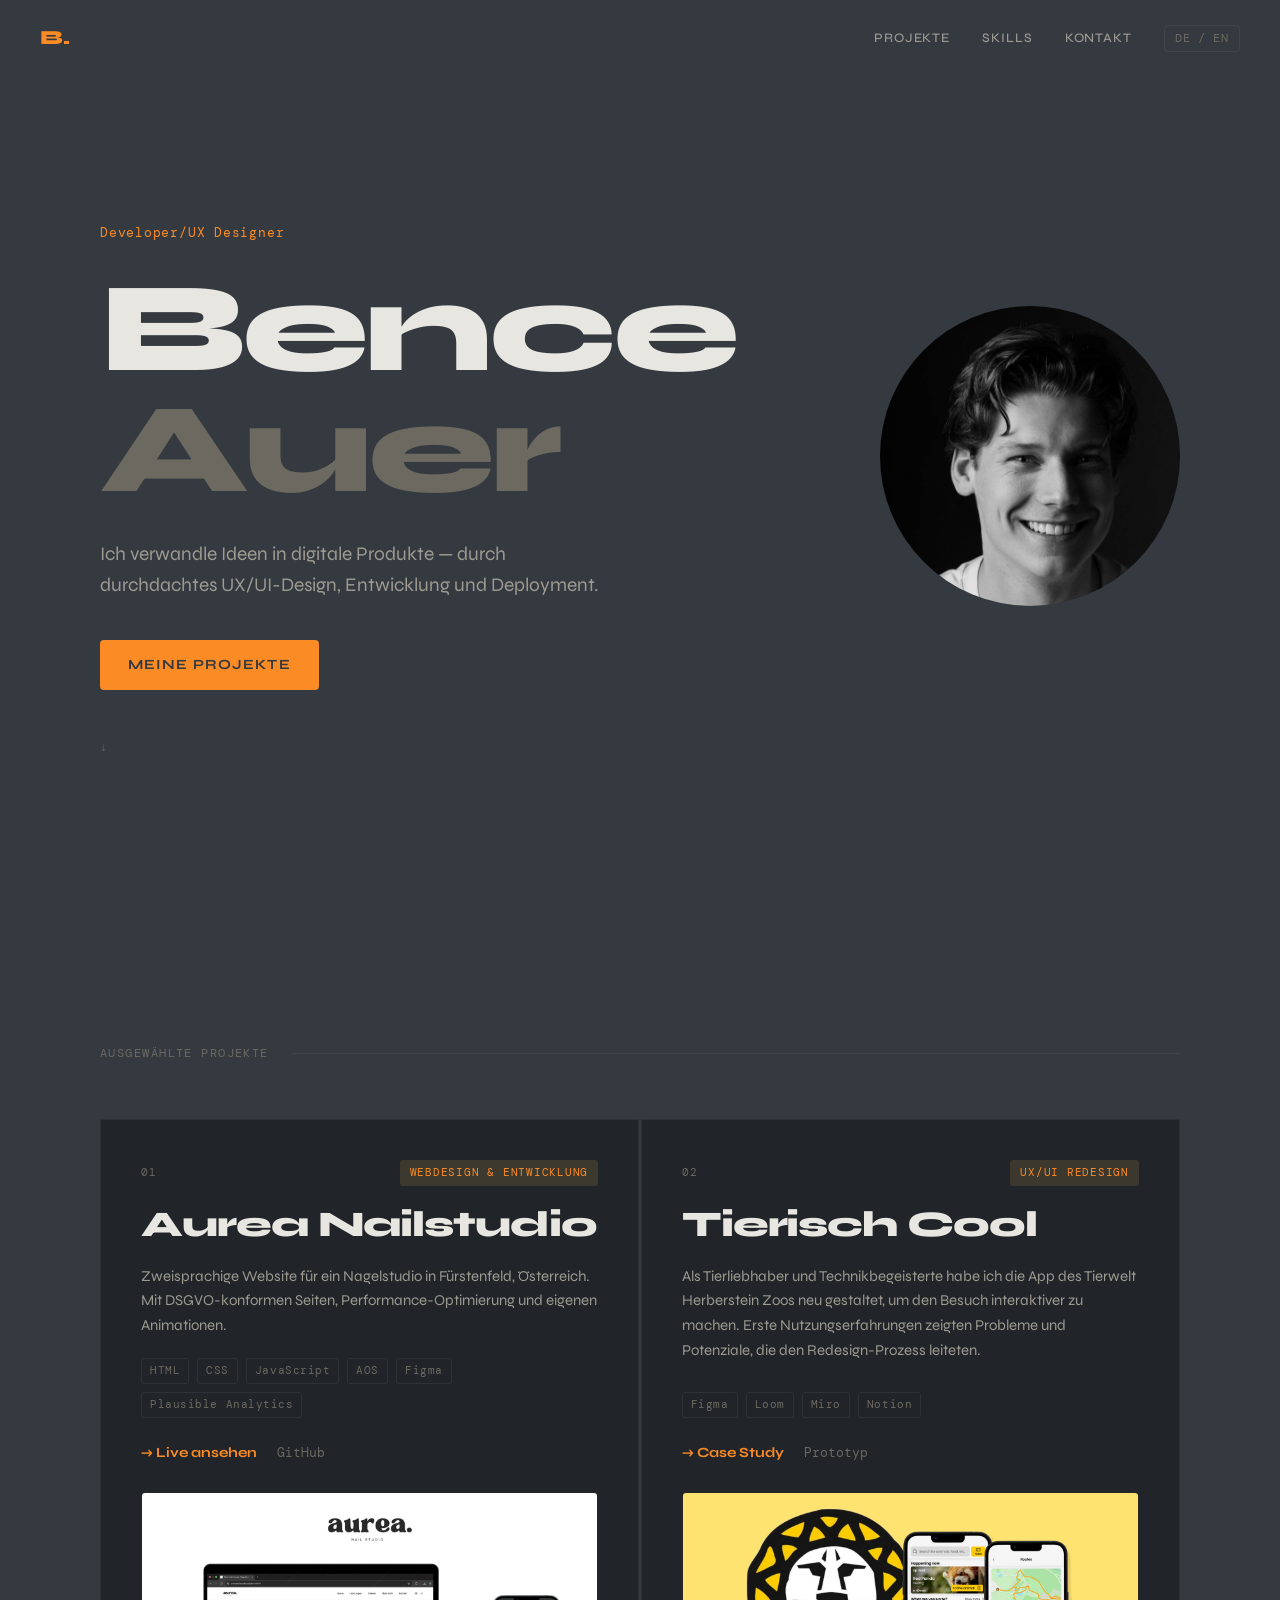
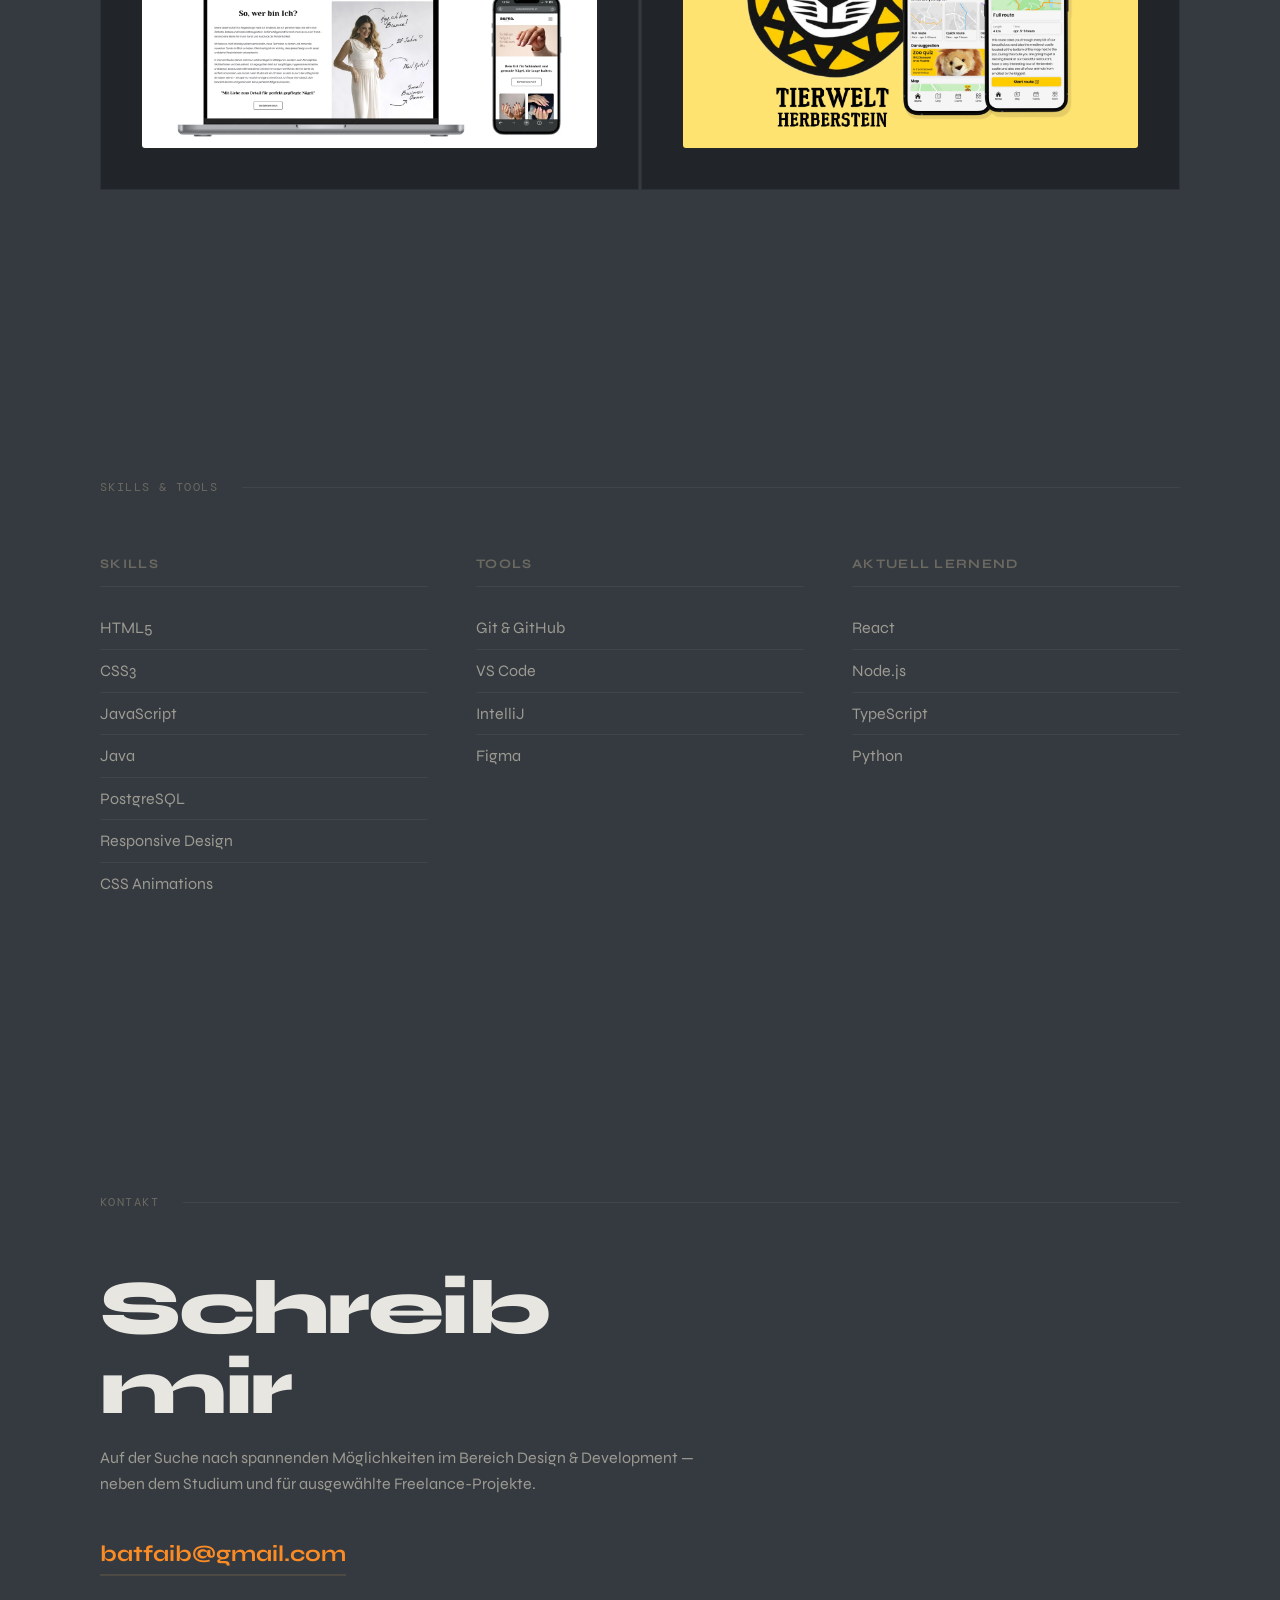
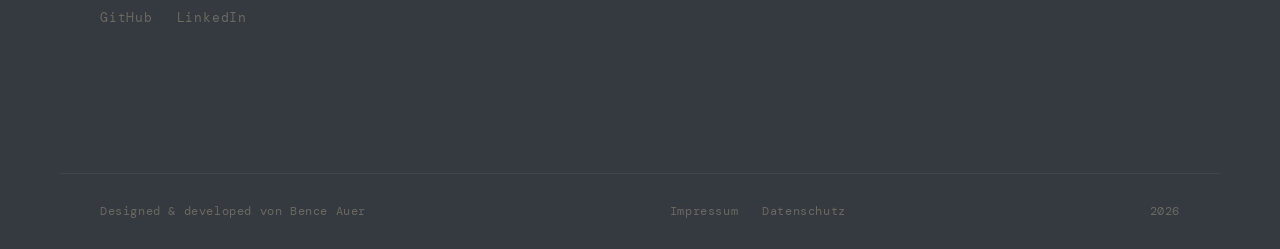
<file: index.html>
<!DOCTYPE html>
<html lang="en">

<head>
  <meta charset="UTF-8">
  <meta name="viewport" content="width=device-width, initial-scale=1.0">
  <meta name="description" content="Bence Auer — Developer/UX Designer. Ich verwandle Ideen in digitale Produkte — durch durchdachtes UX/UI-Design, Entwicklung und Deployment.">
  <title>Bence Auer — Developer/UX Designer</title>
      <!-- Classic favicon -->
    <link rel="icon" href="images/favicon.ico" sizes="any">

    <!-- Modern PNG favicons -->
    <link rel="icon" type="image/png" sizes="32x32" href="images/favicon-32.png">
    <link rel="icon" type="image/png" sizes="16x16" href="images/favicon-16.png">

    <!-- Apple -->
    <link rel="apple-touch-icon" sizes="180x180" href="images/apple-touch-icon.png">

    <!-- Android -->
    <link rel="icon" type="image/png" sizes="192x192" href="images/android-chrome-192.png">
    <link rel="icon" type="image/png" sizes="512x512" href="images/android-chrome-512.png">

    <!-- Privacy-friendly analytics by Plausible -->
<script async src="https://plausible.io/js/pa-w8lvh8r5jjaxCv5erR1Ve.js"></script>
<script>
  window.plausible=window.plausible||function(){(plausible.q=plausible.q||[]).push(arguments)},plausible.init=plausible.init||function(i){plausible.o=i||{}};
  plausible.init()
</script>

  <link rel="preconnect" href="https://fonts.googleapis.com">
  <link rel="preconnect" href="https://fonts.gstatic.com" crossorigin>
  <link
    href="https://fonts.googleapis.com/css2?family=Syne:wght@400;500;700;800&family=DM+Mono:ital,wght@0,300;0,400;1,300&display=swap"
    rel="stylesheet">
  <link rel="stylesheet" href="css/style.css">
</head>

<body>

  <!-- NAV -->
  <nav class="nav">
    <span class="nav-logo">B.</span>
    <div class="nav-links">
      <a href="#projects" data-en="Work" data-de="Projekte">Work</a>
      <a href="#skills" data-en="Skills" data-de="Skills">Skills</a>
      <a href="#contact" data-en="Contact" data-de="Kontakt">Contakt</a>
      <button class="lang-toggle" id="langToggle" aria-label="Switch language">EN / DE</button>
    </div>
  </nav>

  <!-- HERO -->
  <section class="hero">
    <div class="hero-inner">
      <div class="hero-content">
        <p class="hero-eyebrow" data-en="Developer/UX Designer" data-de="Developer/UX Designer">Developer/UX Designer</p>
        <h1 class="hero-name">Bence<br><span class="hero-name-dim">Auer</span></h1>
        <p class="hero-tagline" data-en="I turn ideas into seamless digital products — through UX/UI design, development, and deployment."
          data-de="Ich verwandle Ideen in digitale Produkte — durch durchdachtes UX/UI-Design, Entwicklung und Deployment.">I turn ideas into seamless digital products — through UX/UI design, development, and deployment.</p>
        <a href="#projects" class="cta" data-en="See my work" data-de="Meine Projekte">See my work</a>
      </div>
      <div class="hero-photo">
        <img src="images/portrait_Bence.jpg" alt="Bence Auer" width="420" height="420">
      </div>
    </div>
    <div class="hero-scroll-hint">
      <span>↓</span>
    </div>
  </section>

  <!-- PROJECTS -->
  <section class="section" id="projects">
    <div class="section-header">
      <span class="section-label" data-en="Selected Work" data-de="Ausgewählte Projekte">Selected Work</span>
    </div>
    <div class="projects-grid">

      <!-- Project card -->
      <article class="project-card">
        <div class="project-meta">
          <span class="project-number">01</span>
          <span class="project-tag" data-en="Web Design & Dev" data-de="Webdesign & Entwicklung">Web Design & Dev</span>
        </div>
        <h2 class="project-title">Aurea Nailstudio</h2>
        <p class="project-desc"
          data-en="Bilingual website for a nail studio in Fürstenfeld, Austria. GDPR-compliant pages, performance optimization, and custom animations."
          data-de="Zweisprachige Website für ein Nagelstudio in Fürstenfeld, Österreich. Mit DSGVO-konformen Seiten, Performance-Optimierung und eigenen Animationen.">
          Bilingual website for a nail studio in Fürstenfeld, Austria. GDPR-compliant pages, performance optimization, and custom animations.</p>
        <ul class="project-stack">
          <li>HTML</li>
          <li>CSS</li>
          <li>JavaScript</li>
          <li>AOS</li>
          <li>Figma</li>
          <li>Plausible Analytics</li>
          
        </ul>
        <div class="project-links">
          <a href="https://aureanailstudio.at/" target="_blank" class="link-primary" data-en="→ Live site "
            data-de="→ Live ansehen ">→ Live site </a>
          <a href="https://github.com/auerBD/aureanailstudio-website" target="_blank" class="link-secondary">GitHub</a>
        </div>
        <div class="project-img">
          <img src="images/Aureanails-project.webp" alt="Project picture">
        </div>
      </article>

      <!-- Project card #2 -->
      <article class="project-card">
        <div class="project-meta">
          <span class="project-number">02</span>
          <span class="project-tag" data-en="UX/UI Redesign" data-de="UX/UI Redesign">UX/UI Redesign</span>
        </div>
        <h2 class="project-title" data-en="Tierisch Cool" data-de="Tierisch Cool">Tierisch Cool</h2>
        <p class="project-desc" data-en="As an animal lover and tech enthusiast, I redesigned the Tierwelt Herberstein Zoo app to make visits more engaging. My first-hand experience revealed usability issues and opportunities to better meet visitor needs, which guided my redesign process." data-de="Als Tierliebhaber und Technikbegeisterte habe ich die App des Tierwelt Herberstein Zoos neu gestaltet, um den Besuch interaktiver zu machen. Erste Nutzungserfahrungen zeigten Probleme und Potenziale, die den Redesign-Prozess leiteten.">As an animal lover and tech enthusiast, I redesigned the Tierwelt Herberstein Zoo app to make visits more engaging. My first-hand experience revealed usability issues and opportunities to better meet visitor needs, which guided my redesign process.</p>
        <ul class="project-stack">
          <li>Figma</li>
          <li>Loom</li>
          <li>Miro</li>
          <li>Notion</li>
        </ul>
        <div class="project-links">
          <a href="https://www.figma.com/proto/QrTdEZ6huseTEdhhUOOIZ8/Tiersich-Cool-Case-Study?node-id=40-576&m=draw&scaling=min-zoom&content-scaling=fixed&page-id=0%3A1&t=20qmoa2lop9YcAVc-1" target="_blank" class="link-primary" data-en="→ Case Study"
            data-de="→ Case Study">→ Case Study</a>
          <a href="https://www.figma.com/proto/5wqr0STFInKN7oyMYcyrKw/Tierisch-Cool?type=design&node-id=230-2848&viewport=-87%2C372%2C0.19&scaling=scale-down&starting-point-node-id=230%3A2848&page-id=82%3A1709&t=LEggmXTgnKiAyQXW-1" target="_blank" class="link-secondary" data-en="Prototype" data-de="Prototyp">Prototype</a>
        </div>
        <div class="project-img">
          <img src="images/TierischCool-project.webp" alt="Project picture">
        </div>
      </article>
    </div>
  </section>

  <!-- SKILLS -->
  <section class="section" id="skills">
    <div class="section-header">
      <span class="section-label" data-en="Skills & Tools" data-de="Skills & Tools">Skills & Tools</span>
    </div>
    <div class="skills-grid">
      <div class="skill-group">
        <h3 class="skill-group-title" data-en="Skills" data-de="Skills">Skills</h3>
        <ul class="skill-list">
          <li>HTML5</li>
          <li>CSS3</li>
          <li>JavaScript</li>
          <li>Java</li>
          <li>PostgreSQL</li>
          <li>Responsive Design</li>
          <li>CSS Animations</li>
        </ul>
      </div>
      <div class="skill-group">
        <h3 class="skill-group-title" data-en="Tools" data-de="Tools">Tools</h3>
        <ul class="skill-list">
          <li>Git & GitHub</li>
          <li>VS Code</li>
          <li>IntelliJ</li>
          <li>Figma</li>
          
        </ul>
      </div>
      <div class="skill-group">
        <h3 class="skill-group-title" data-en="Currently learning" data-de="Aktuell lernend">Currently learning</h3>
        <ul class="skill-list">
          <li>React</li>
          <li>Node.js</li>
          <li>TypeScript</li>
          <li>Python</li>
        </ul>
      </div>
    </div>
  </section>

  <!-- CONTACT -->
  <section class="section" id="contact">
    <div class="section-header">
      <span class="section-label" data-en="Contact" data-de="Kontakt">Contakt</span>
    </div>
    <div class="contact-inner">
      <h2 class="contact-heading" data-en="Let's get in touch" data-de="Schreib mir">Let's get in touch</h2>
      <p class="contact-sub" data-en="Currently seeking exciting opportunities in design & development alongside my studies, while taking on selected freelance projects."
        data-de="Auf der Suche nach spannenden Möglichkeiten im Bereich Design & Development — neben dem Studium und für ausgewählte Freelance-Projekte.">Currently seeking exciting opportunities in design & development alongside my studies, while taking on selected freelance projects.</p>
     <a href="mailto:batfaib@gmail.com" class="contact-email">batfaib@gmail.com</a>
      <div class="contact-links">
        <a href="https://github.com/auerBD" target="_blank" rel="noopener">GitHub</a>
        <a href="https://www.linkedin.com/in/bence-auer/" target="_blank" rel="noopener">LinkedIn</a>
      </div>
    </div>
  </section>

  <!-- FOOTER -->
  <footer class="footer">
    <span data-en="Designed & built by Bence Auer" data-de="Designed & developed von Bence Auer">Designed & built by Bence Auer</span>
        <div class="footer-legal">
      <a href="impressum.html" data-en="Legal Notice" data-de="Impressum">Legal Notice</a>
      <a href="datenschutz.html" data-en="Privacy Policy" data-de="Datenschutz">Privacy Policy</a>
    </div>
    <span class="footer-year">2026</span>
  </footer>

  <script src="js/main.js"></script>
</body>

</html>
</file>
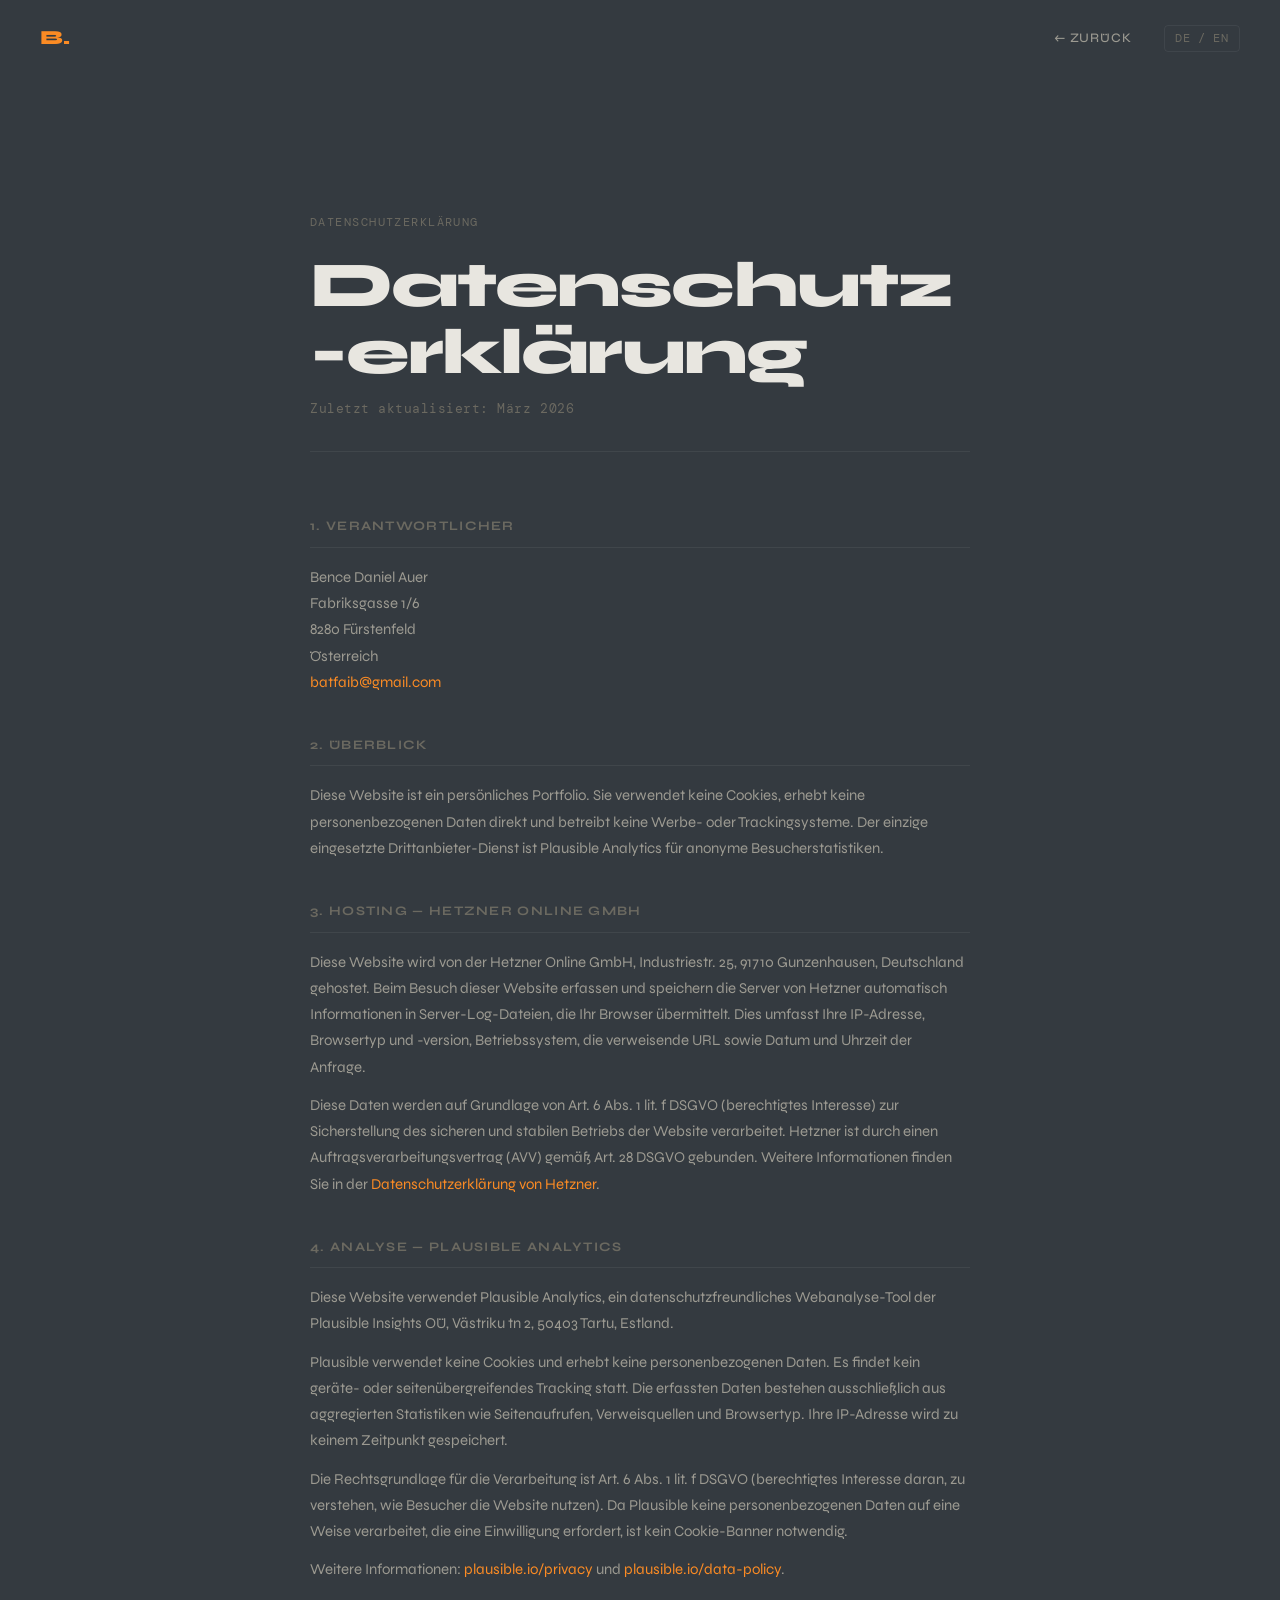
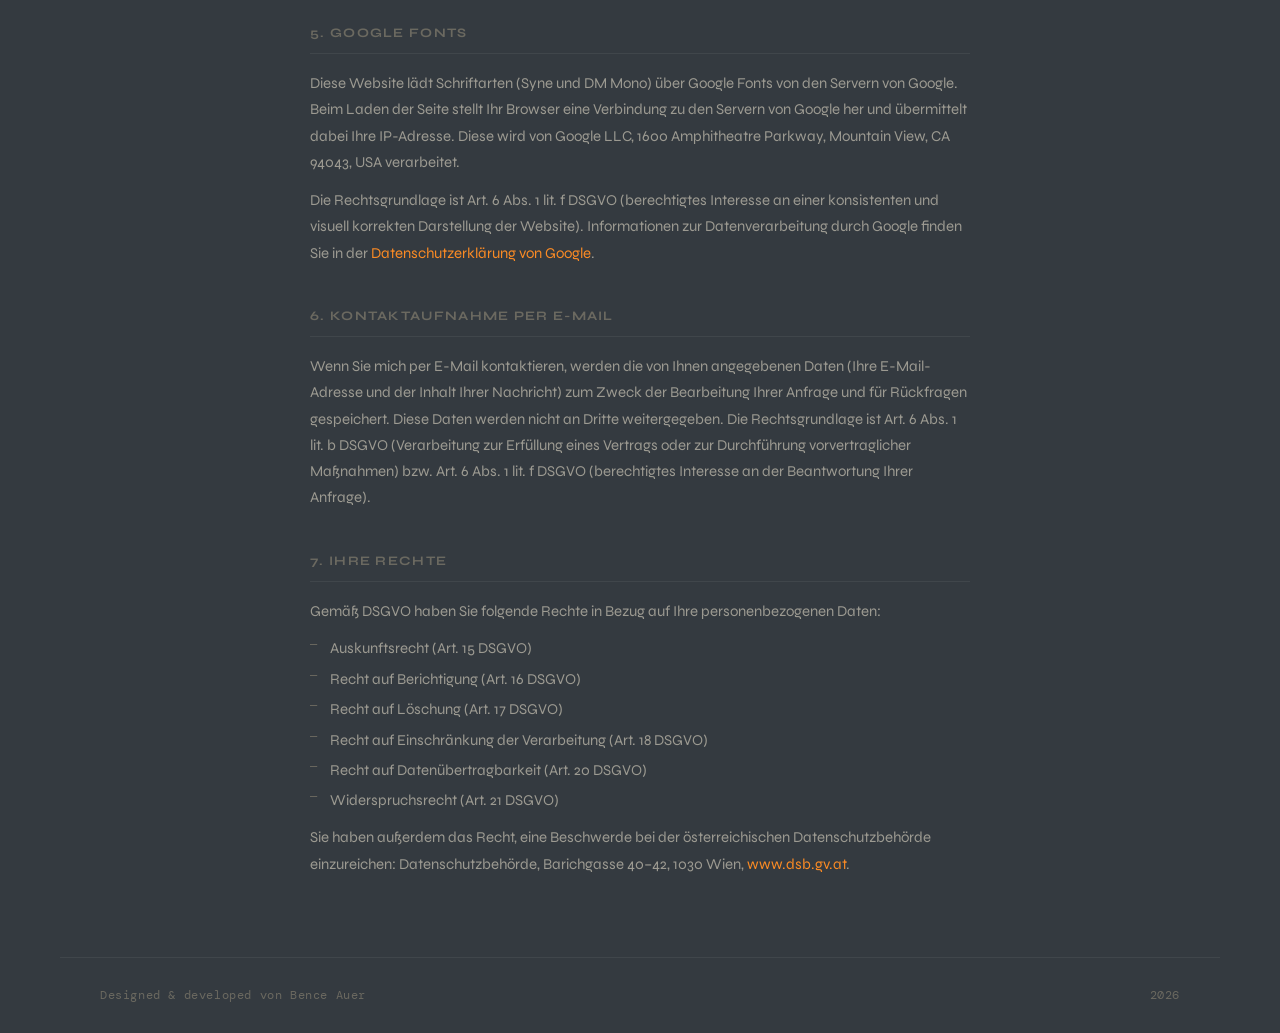
<file: datenschutz.html>
<!DOCTYPE html>
<html lang="en">

<head>
  <meta charset="UTF-8">
  <meta name="viewport" content="width=device-width, initial-scale=1.0">
  <meta name="description" content="Datenschutzerklärung — Bence Auer">
  <meta name="robots" content="noindex, nofollow">
  <title>Datenschutzerklärung — Bence Auer</title>
        <!-- Classic favicon -->
    <link rel="icon" href="images/favicon.ico" sizes="any">

    <!-- Modern PNG favicons -->
    <link rel="icon" type="image/png" sizes="32x32" href="images/favicon-32.png">
    <link rel="icon" type="image/png" sizes="16x16" href="images/favicon-16.png">

    <!-- Apple -->
    <link rel="apple-touch-icon" sizes="180x180" href="images/apple-touch-icon.png">

    <!-- Android -->
    <link rel="icon" type="image/png" sizes="192x192" href="images/android-chrome-192.png">
    <link rel="icon" type="image/png" sizes="512x512" href="images/android-chrome-512.png">

    <!-- Privacy-friendly analytics by Plausible -->
<script async src="https://plausible.io/js/pa-w8lvh8r5jjaxCv5erR1Ve.js"></script>
<script>
  window.plausible=window.plausible||function(){(plausible.q=plausible.q||[]).push(arguments)},plausible.init=plausible.init||function(i){plausible.o=i||{}};
  plausible.init()
</script>

  <link rel="preconnect" href="https://fonts.googleapis.com">
  <link rel="preconnect" href="https://fonts.gstatic.com" crossorigin>
  <link href="https://fonts.googleapis.com/css2?family=Syne:wght@400;500;700;800&family=DM+Mono:ital,wght@0,300;0,400;1,300&display=swap" rel="stylesheet">
  <link rel="stylesheet" href="css/style.css">
  <link rel="stylesheet" href="css/legal.css">
</head>

<body>

  <!-- NAV -->
  <nav class="nav">
    <a href="index.html" class="nav-logo">B.</a>
    <div class="nav-links">
      <a href="index.html" data-en="← Back" data-de="← Zurück">← Back</a>
      <button class="lang-toggle" id="langToggle" aria-label="Switch language">EN / DE</button>
    </div>
  </nav>

  <main class="legal-main">

    <!-- EN VERSION -->
    <div class="legal-block" id="en-block">
      <div class="legal-header">
        <span class="section-label">Privacy Policy</span>
        <h1 class="legal-title">Privacy Policy</h1>
        <p class="legal-subtitle">Last updated: March 2026</p>
      </div>

      <div class="legal-content">

        <section class="legal-section">
          <h2>1. Controller</h2>
          <p>Bence Daniel Auer<br>
          Fabriksgasse 1/6<br>
          8280 Fürstenfeld<br>
          Austria<br>
          <a href="mailto:batfaib@gmail.com">batfaib@gmail.com</a></p>
        </section>

        <section class="legal-section">
          <h2>2. Overview</h2>
          <p>This website is a personal portfolio. It does not use cookies, does not collect personal data directly, and does not run any advertising or tracking systems. The only third-party service in use is Plausible Analytics for anonymous visitor statistics.</p>
        </section>

        <section class="legal-section">
          <h2>3. Hosting — Hetzner Online GmbH</h2>
          <p>This website is hosted by Hetzner Online GmbH, Industriestr. 25, 91710 Gunzenhausen, Germany. When you visit this website, Hetzner's servers automatically collect and store information in server log files that your browser transmits. This includes your IP address, browser type and version, operating system, the referring URL, and the date and time of the request.</p>
          <p>This data is processed on the basis of Art. 6(1)(f) GDPR (legitimate interest) for the purpose of ensuring the security and stable operation of the website. Hetzner is bound by a Data Processing Agreement (DPA) in accordance with Art. 28 GDPR. Further information can be found in <a href="https://www.hetzner.com/legal/privacy-policy" target="_blank" rel="noopener">Hetzner's privacy policy</a>.</p>
        </section>

        <section class="legal-section">
          <h2>4. Analytics — Plausible Analytics</h2>
          <p>This website uses Plausible Analytics, a privacy-friendly web analytics tool operated by Plausible Insights OÜ, Västriku tn 2, 50403 Tartu, Estonia.</p>
          <p>Plausible does not use cookies and does not collect any personally identifiable information. No cross-site or cross-device tracking takes place. The data collected consists solely of aggregate statistics such as page views, referrer sources, and browser type. Your IP address is never stored.</p>
          <p>The legal basis for processing is Art. 6(1)(f) GDPR (legitimate interest in understanding how visitors use the website). Because Plausible does not process personal data in a way that requires consent, no cookie banner is necessary.</p>
          <p>Further information: <a href="https://plausible.io/privacy" target="_blank" rel="noopener">plausible.io/privacy</a> and <a href="https://plausible.io/data-policy" target="_blank" rel="noopener">plausible.io/data-policy</a>.</p>
        </section>

        <section class="legal-section">
          <h2>5. Google Fonts</h2>
          <p>This website loads fonts (Syne and DM Mono) from Google Fonts via Google's servers. When the page is loaded, your browser establishes a connection to Google's servers and transmits your IP address. This is processed by Google LLC, 1600 Amphitheatre Parkway, Mountain View, CA 94043, USA.</p>
          <p>The legal basis is Art. 6(1)(f) GDPR (legitimate interest in presenting the website in a consistent and visually correct manner). For information on how Google handles this data, see <a href="https://policies.google.com/privacy" target="_blank" rel="noopener">Google's privacy policy</a>.</p>
        </section>

        <section class="legal-section">
          <h2>6. Contact via email</h2>
          <p>If you contact me by email, the data you provide (your email address and the content of your message) will be stored for the purpose of processing your request and for follow-up questions. This data is not passed on to third parties. The legal basis is Art. 6(1)(b) GDPR (processing necessary for the performance of a contract or to take steps prior to entering into a contract) or Art. 6(1)(f) GDPR (legitimate interest in responding to your inquiry).</p>
        </section>

        <section class="legal-section">
          <h2>7. Your rights</h2>
          <p>Under the GDPR, you have the following rights regarding your personal data:</p>
          <ul>
            <li>Right of access (Art. 15 GDPR)</li>
            <li>Right to rectification (Art. 16 GDPR)</li>
            <li>Right to erasure (Art. 17 GDPR)</li>
            <li>Right to restriction of processing (Art. 18 GDPR)</li>
            <li>Right to data portability (Art. 20 GDPR)</li>
            <li>Right to object (Art. 21 GDPR)</li>
          </ul>
          <p>You also have the right to lodge a complaint with the Austrian Data Protection Authority (Datenschutzbehörde), Barichgasse 40–42, 1030 Vienna, <a href="https://www.dsb.gv.at" target="_blank" rel="noopener">www.dsb.gv.at</a>.</p>
        </section>

      </div>
    </div>

    <!-- DE VERSION -->
    <div class="legal-block" id="de-block">
      <div class="legal-header">
        <span class="section-label">Datenschutzerklärung</span>
        <h1 class="legal-title">Datenschutz<br>-erklärung</h1>
        <p class="legal-subtitle">Zuletzt aktualisiert: März 2026</p>
      </div>

      <div class="legal-content">

        <section class="legal-section">
          <h2>1. Verantwortlicher</h2>
          <p>Bence Daniel Auer<br>
          Fabriksgasse 1/6<br>
          8280 Fürstenfeld<br>
          Österreich<br>
          <a href="mailto:batfaib@gmail.com">batfaib@gmail.com</a></p>
        </section>

        <section class="legal-section">
          <h2>2. Überblick</h2>
          <p>Diese Website ist ein persönliches Portfolio. Sie verwendet keine Cookies, erhebt keine personenbezogenen Daten direkt und betreibt keine Werbe- oder Trackingsysteme. Der einzige eingesetzte Drittanbieter-Dienst ist Plausible Analytics für anonyme Besucherstatistiken.</p>
        </section>

        <section class="legal-section">
          <h2>3. Hosting — Hetzner Online GmbH</h2>
          <p>Diese Website wird von der Hetzner Online GmbH, Industriestr. 25, 91710 Gunzenhausen, Deutschland gehostet. Beim Besuch dieser Website erfassen und speichern die Server von Hetzner automatisch Informationen in Server-Log-Dateien, die Ihr Browser übermittelt. Dies umfasst Ihre IP-Adresse, Browsertyp und -version, Betriebssystem, die verweisende URL sowie Datum und Uhrzeit der Anfrage.</p>
          <p>Diese Daten werden auf Grundlage von Art. 6 Abs. 1 lit. f DSGVO (berechtigtes Interesse) zur Sicherstellung des sicheren und stabilen Betriebs der Website verarbeitet. Hetzner ist durch einen Auftragsverarbeitungsvertrag (AVV) gemäß Art. 28 DSGVO gebunden. Weitere Informationen finden Sie in der <a href="https://www.hetzner.com/legal/privacy-policy" target="_blank" rel="noopener">Datenschutzerklärung von Hetzner</a>.</p>
        </section>

        <section class="legal-section">
          <h2>4. Analyse — Plausible Analytics</h2>
          <p>Diese Website verwendet Plausible Analytics, ein datenschutzfreundliches Webanalyse-Tool der Plausible Insights OÜ, Västriku tn 2, 50403 Tartu, Estland.</p>
          <p>Plausible verwendet keine Cookies und erhebt keine personenbezogenen Daten. Es findet kein geräte- oder seitenübergreifendes Tracking statt. Die erfassten Daten bestehen ausschließlich aus aggregierten Statistiken wie Seitenaufrufen, Verweisquellen und Browsertyp. Ihre IP-Adresse wird zu keinem Zeitpunkt gespeichert.</p>
          <p>Die Rechtsgrundlage für die Verarbeitung ist Art. 6 Abs. 1 lit. f DSGVO (berechtigtes Interesse daran, zu verstehen, wie Besucher die Website nutzen). Da Plausible keine personenbezogenen Daten auf eine Weise verarbeitet, die eine Einwilligung erfordert, ist kein Cookie-Banner notwendig.</p>
          <p>Weitere Informationen: <a href="https://plausible.io/privacy" target="_blank" rel="noopener">plausible.io/privacy</a> und <a href="https://plausible.io/data-policy" target="_blank" rel="noopener">plausible.io/data-policy</a>.</p>
        </section>

        <section class="legal-section">
          <h2>5. Google Fonts</h2>
          <p>Diese Website lädt Schriftarten (Syne und DM Mono) über Google Fonts von den Servern von Google. Beim Laden der Seite stellt Ihr Browser eine Verbindung zu den Servern von Google her und übermittelt dabei Ihre IP-Adresse. Diese wird von Google LLC, 1600 Amphitheatre Parkway, Mountain View, CA 94043, USA verarbeitet.</p>
          <p>Die Rechtsgrundlage ist Art. 6 Abs. 1 lit. f DSGVO (berechtigtes Interesse an einer konsistenten und visuell korrekten Darstellung der Website). Informationen zur Datenverarbeitung durch Google finden Sie in der <a href="https://policies.google.com/privacy" target="_blank" rel="noopener">Datenschutzerklärung von Google</a>.</p>
        </section>

        <section class="legal-section">
          <h2>6. Kontaktaufnahme per E-Mail</h2>
          <p>Wenn Sie mich per E-Mail kontaktieren, werden die von Ihnen angegebenen Daten (Ihre E-Mail-Adresse und der Inhalt Ihrer Nachricht) zum Zweck der Bearbeitung Ihrer Anfrage und für Rückfragen gespeichert. Diese Daten werden nicht an Dritte weitergegeben. Die Rechtsgrundlage ist Art. 6 Abs. 1 lit. b DSGVO (Verarbeitung zur Erfüllung eines Vertrags oder zur Durchführung vorvertraglicher Maßnahmen) bzw. Art. 6 Abs. 1 lit. f DSGVO (berechtigtes Interesse an der Beantwortung Ihrer Anfrage).</p>
        </section>

        <section class="legal-section">
          <h2>7. Ihre Rechte</h2>
          <p>Gemäß DSGVO haben Sie folgende Rechte in Bezug auf Ihre personenbezogenen Daten:</p>
          <ul>
            <li>Auskunftsrecht (Art. 15 DSGVO)</li>
            <li>Recht auf Berichtigung (Art. 16 DSGVO)</li>
            <li>Recht auf Löschung (Art. 17 DSGVO)</li>
            <li>Recht auf Einschränkung der Verarbeitung (Art. 18 DSGVO)</li>
            <li>Recht auf Datenübertragbarkeit (Art. 20 DSGVO)</li>
            <li>Widerspruchsrecht (Art. 21 DSGVO)</li>
          </ul>
          <p>Sie haben außerdem das Recht, eine Beschwerde bei der österreichischen Datenschutzbehörde einzureichen: Datenschutzbehörde, Barichgasse 40–42, 1030 Wien, <a href="https://www.dsb.gv.at" target="_blank" rel="noopener">www.dsb.gv.at</a>.</p>
        </section>

      </div>
    </div>

  </main>

  <footer class="footer">
    <span data-en="Designed & built by Bence Auer" data-de="Designed & developed von Bence Auer">Designed & built by Bence Auer</span>
    <span class="footer-year">2026</span>
  </footer>

  <script src="js/main.js"></script>
</body>
</html>
</file>
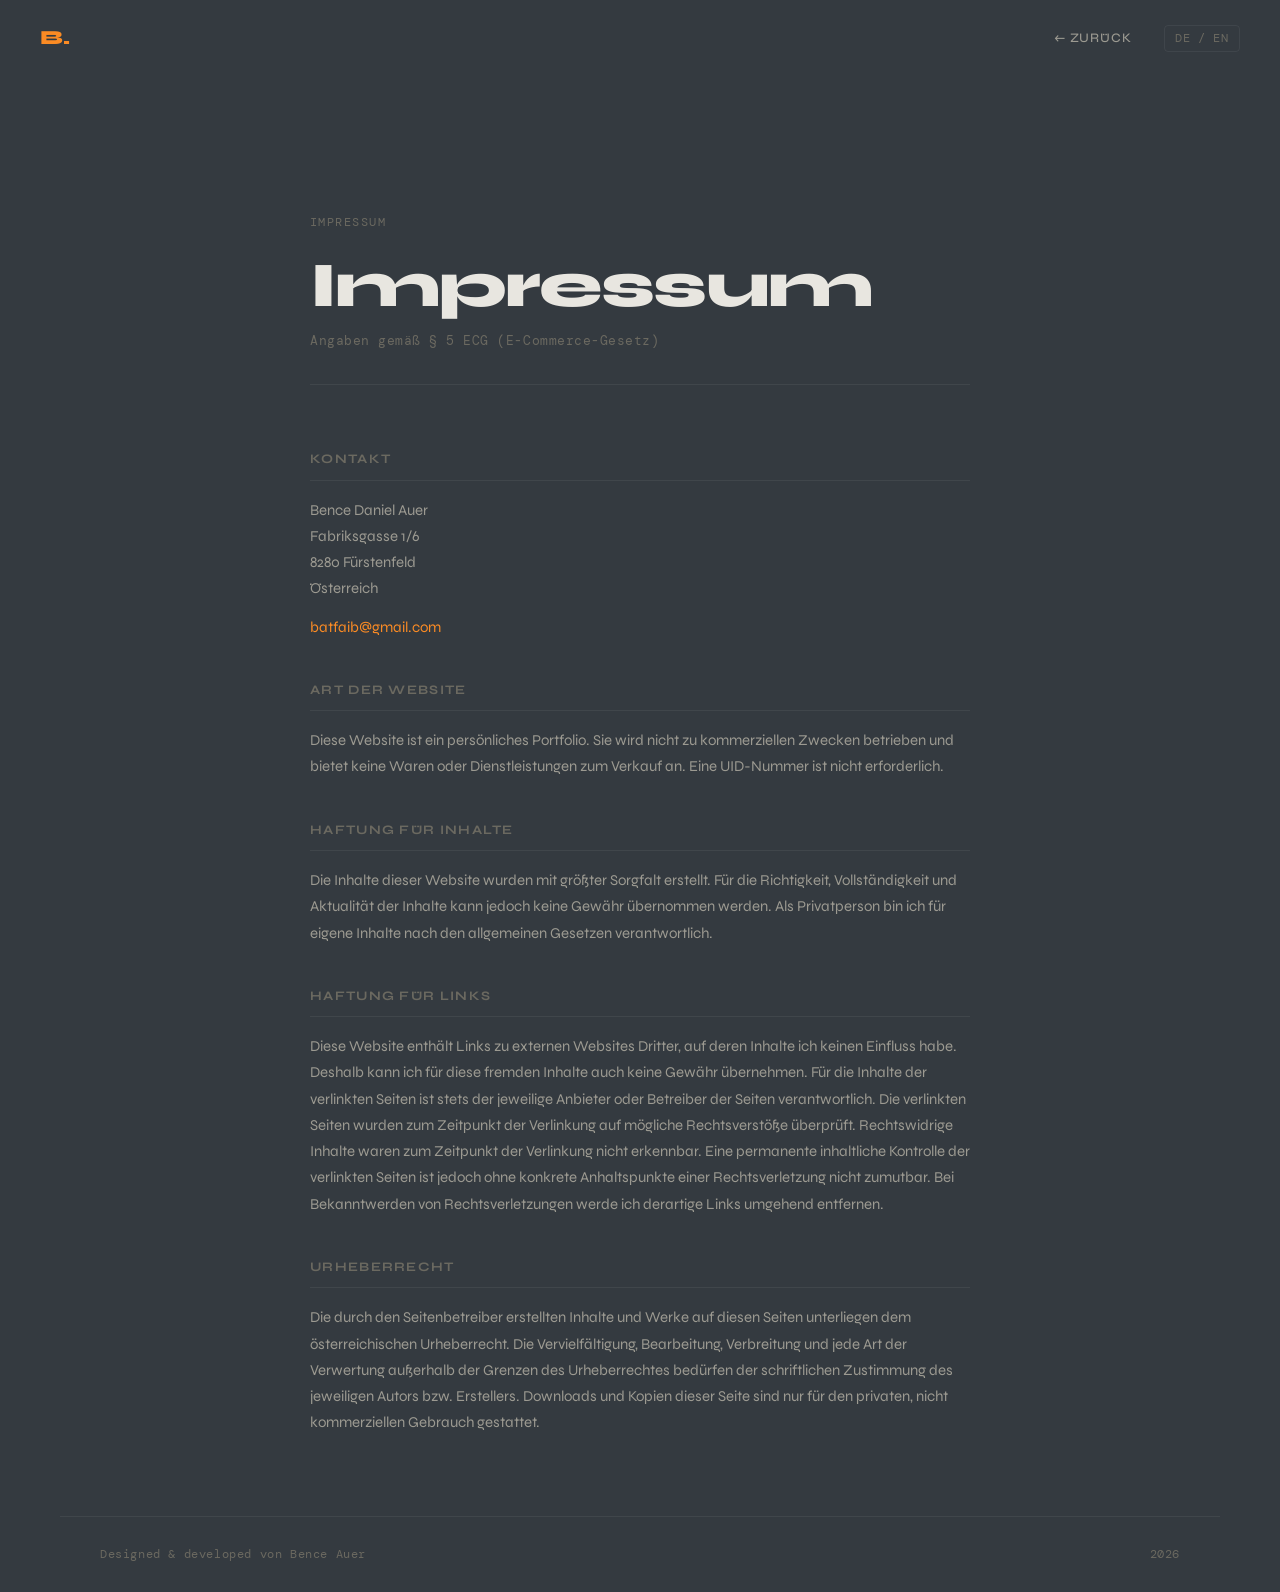
<file: impressum.html>
<!DOCTYPE html>
<html lang="en">

<head>
  <meta charset="UTF-8">
  <meta name="viewport" content="width=device-width, initial-scale=1.0">
  <meta name="description" content="Impressum — Bence Auer">
  <meta name="robots" content="noindex, nofollow">
  <title>Impressum - Bence Auer</title>
        <!-- Classic favicon -->
    <link rel="icon" href="images/favicon.ico" sizes="any">

    <!-- Modern PNG favicons -->
    <link rel="icon" type="image/png" sizes="32x32" href="images/favicon-32.png">
    <link rel="icon" type="image/png" sizes="16x16" href="images/favicon-16.png">

    <!-- Apple -->
    <link rel="apple-touch-icon" sizes="180x180" href="images/apple-touch-icon.png">

    <!-- Android -->
    <link rel="icon" type="image/png" sizes="192x192" href="images/android-chrome-192.png">
    <link rel="icon" type="image/png" sizes="512x512" href="images/android-chrome-512.png">

    <!-- Privacy-friendly analytics by Plausible -->
<script async src="https://plausible.io/js/pa-w8lvh8r5jjaxCv5erR1Ve.js"></script>
<script>
  window.plausible=window.plausible||function(){(plausible.q=plausible.q||[]).push(arguments)},plausible.init=plausible.init||function(i){plausible.o=i||{}};
  plausible.init()
</script>

  <link rel="preconnect" href="https://fonts.googleapis.com">
  <link rel="preconnect" href="https://fonts.gstatic.com" crossorigin>
  <link href="https://fonts.googleapis.com/css2?family=Syne:wght@400;500;700;800&family=DM+Mono:ital,wght@0,300;0,400;1,300&display=swap" rel="stylesheet">
  <link rel="stylesheet" href="css/style.css">
  <link rel="stylesheet" href="css/legal.css">
</head>

<body>

  <!-- NAV -->
  <nav class="nav">
    <a href="index.html" class="nav-logo">B.</a>
    <div class="nav-links">
      <a href="index.html" data-en="← Back" data-de="← Zurück">← Back</a>
      <button class="lang-toggle" id="langToggle" aria-label="Switch language">EN / DE</button>
    </div>
  </nav>

  <main class="legal-main">

    <!-- EN VERSION -->
    <div class="legal-block" id="en-block">
      <div class="legal-header">
        <span class="section-label">Legal Notice</span>
        <h1 class="legal-title">Legal Notice</h1>
        <p class="legal-subtitle">Information pursuant to § 5 ECG (E-Commerce Act)</p>
      </div>

      <div class="legal-content">

        <section class="legal-section">
          <h2>Contact</h2>
          <p>Bence Daniel Auer<br>
          Fabriksgasse 1/6<br>
          8280 Fürstenfeld<br>
          Austria</p>
          <p><a href="mailto:batfaib@gmail.com">batfaib@gmail.com</a></p>
        </section>

        <section class="legal-section">
          <h2>Nature of the website</h2>
          <p>This website is a personal portfolio. It is not operated for commercial purposes and does not offer goods or services for sale. No VAT identification number is required.</p>
        </section>

        <section class="legal-section">
          <h2>Liability for content</h2>
          <p>The contents of this website have been created with the utmost care. However, no guarantee can be given for the accuracy, completeness, or timeliness of the content. As a private individual, I am responsible for my own content in accordance with general law.</p>
        </section>

        <section class="legal-section">
          <h2>Liability for links</h2>
          <p>This website contains links to external third-party websites over whose content I have no control. I therefore accept no liability for this external content. The respective provider or operator of the linked pages is always responsible for the content of those pages. Linked pages were checked for possible legal violations at the time of linking and no illegal content was found. Permanent monitoring of the content of linked pages is not reasonable without concrete evidence of a violation. Upon notification of violations, such links will be removed immediately.</p>
        </section>

        <section class="legal-section">
          <h2>Copyright</h2>
          <p>The content and works on this website created by the site operator are subject to Austrian copyright law. Duplication, processing, distribution, or any form of commercialization of such material beyond the scope of the copyright law requires the prior written consent of the author. Downloads and copies of this site are only permitted for private, non-commercial use.</p>
        </section>

      </div>
    </div>

    <!-- DE VERSION -->
    <div class="legal-block" id="de-block">
      <div class="legal-header">
        <span class="section-label">Impressum</span>
        <h1 class="legal-title">Impressum</h1>
        <p class="legal-subtitle">Angaben gemäß § 5 ECG (E-Commerce-Gesetz)</p>
      </div>

      <div class="legal-content">

        <section class="legal-section">
          <h2>Kontakt</h2>
          <p>Bence Daniel Auer<br>
          Fabriksgasse 1/6<br>
          8280 Fürstenfeld<br>
          Österreich</p>
          <p><a href="mailto:batfaib@gmail.com">batfaib@gmail.com</a></p>
        </section>

        <section class="legal-section">
          <h2>Art der Website</h2>
          <p>Diese Website ist ein persönliches Portfolio. Sie wird nicht zu kommerziellen Zwecken betrieben und bietet keine Waren oder Dienstleistungen zum Verkauf an. Eine UID-Nummer ist nicht erforderlich.</p>
        </section>

        <section class="legal-section">
          <h2>Haftung für Inhalte</h2>
          <p>Die Inhalte dieser Website wurden mit größter Sorgfalt erstellt. Für die Richtigkeit, Vollständigkeit und Aktualität der Inhalte kann jedoch keine Gewähr übernommen werden. Als Privatperson bin ich für eigene Inhalte nach den allgemeinen Gesetzen verantwortlich.</p>
        </section>

        <section class="legal-section">
          <h2>Haftung für Links</h2>
          <p>Diese Website enthält Links zu externen Websites Dritter, auf deren Inhalte ich keinen Einfluss habe. Deshalb kann ich für diese fremden Inhalte auch keine Gewähr übernehmen. Für die Inhalte der verlinkten Seiten ist stets der jeweilige Anbieter oder Betreiber der Seiten verantwortlich. Die verlinkten Seiten wurden zum Zeitpunkt der Verlinkung auf mögliche Rechtsverstöße überprüft. Rechtswidrige Inhalte waren zum Zeitpunkt der Verlinkung nicht erkennbar. Eine permanente inhaltliche Kontrolle der verlinkten Seiten ist jedoch ohne konkrete Anhaltspunkte einer Rechtsverletzung nicht zumutbar. Bei Bekanntwerden von Rechtsverletzungen werde ich derartige Links umgehend entfernen.</p>
        </section>

        <section class="legal-section">
          <h2>Urheberrecht</h2>
          <p>Die durch den Seitenbetreiber erstellten Inhalte und Werke auf diesen Seiten unterliegen dem österreichischen Urheberrecht. Die Vervielfältigung, Bearbeitung, Verbreitung und jede Art der Verwertung außerhalb der Grenzen des Urheberrechtes bedürfen der schriftlichen Zustimmung des jeweiligen Autors bzw. Erstellers. Downloads und Kopien dieser Seite sind nur für den privaten, nicht kommerziellen Gebrauch gestattet.</p>
        </section>

      </div>
    </div>

  </main>

  <footer class="footer">
    <span data-en="Designed & built by Bence Auer" data-de="Designed & developed von Bence Auer">Designed & built by Bence Auer</span>
    <span class="footer-year">2026</span>
  </footer>

  <script src="js/main.js"></script>
</body>
</html>
</file>
<file: css/style.css>
/* ─────────────────────────────────────────────
   RESET & BASE
───────────────────────────────────────────── */
*, *::before, *::after {
  box-sizing: border-box;
  margin: 0;
  padding: 0;
}

:root {
  --bg: #343a40;
  --bg-card: #212529;
  --bg-card-hover: #0a0a0b8b;
  --text: #e8e6e0;
  --text-dim: #6b6960;
  --text-mid: #9c9a91;
  --accent:#fb8b24;
  --accent-dim: rgba(212, 168, 83, 0.15);
  --border: rgba(255, 255, 255, 0.06);
  --border-hover: rgba(255, 255, 255, 0.14);

  --font-sans: 'Syne', sans-serif;
  --font-mono: 'DM Mono', monospace;

  --section-pad: clamp(5rem, 12vw, 9rem);
  --content-width: 1160px;
  --gutter: clamp(1.25rem, 5vw, 2.5rem);
}

html {
  scroll-behavior: smooth;
  font-size: 16px;
}

body {
  background: var(--bg);
  color: var(--text);
  font-family: var(--font-sans);
  line-height: 1.6;
  overflow-x: hidden;
  -webkit-font-smoothing: antialiased;
}

a {
  color: inherit;
  text-decoration: none;
}

ul {
  list-style: none;
}

/* ─────────────────────────────────────────────
   LAYOUT UTIL
───────────────────────────────────────────── */
.container {
  max-width: var(--content-width);
  margin: 0 auto;
  padding: 0 var(--gutter);
}

/* ─────────────────────────────────────────────
   NAV
───────────────────────────────────────────── */
.nav {
  position: fixed;
  top: 0;
  left: 0;
  right: 0;
  z-index: 100;
  display: flex;
  align-items: center;
  justify-content: space-between;
  padding: 1.4rem var(--gutter);
  border-bottom: 1px solid transparent;
  transition: border-color 0.3s, background 0.3s;
}

.nav.scrolled {
  background: #0a0a0b8b;
  backdrop-filter: blur(12px);
  border-color: var(--border);
}

.nav-logo {
  font-size: 1.25rem;
  font-weight: 800;
  color: var(--accent);
  letter-spacing: -0.02em;
}

.nav-links {
  display: flex;
  align-items: center;
  gap: 2rem;
}

.nav-links a {
  font-size: 0.8125rem;
  font-weight: 500;
  color: var(--text-mid);
  letter-spacing: 0.07em;
  text-transform: uppercase;
  transition: color 0.2s;
}

.nav-links a:hover {
  color: var(--text);
}

.lang-toggle {
  font-family: var(--font-mono);
  font-size: 0.75rem;
  color: var(--text-dim);
  background: none;
  border: 1px solid var(--border);
  border-radius: 4px;
  padding: 0.3rem 0.65rem;
  cursor: pointer;
  letter-spacing: 0.05em;
  transition: color 0.2s, border-color 0.2s;
}

.lang-toggle:hover {
  color: var(--text);
  border-color: var(--border-hover);
}

/* ─────────────────────────────────────────────
   HERO
───────────────────────────────────────────── */
.hero {
  min-height: 100svh;
  display: flex;
  flex-direction: column;
  justify-content: center;
  padding: 0 var(--gutter);
  padding-top: 5rem;
  max-width: var(--content-width);
  margin: 0 auto;
  position: relative;
}

.hero-inner {
  display: flex;
  align-items: center;
  justify-content: space-between;
  gap: 4rem;
  width: 100%;
}

.hero-content {
  flex: 1;
}

.hero-photo {
  flex-shrink: 0;
  width: clamp(150px, 28vw, 300px);
  aspect-ratio: 1;
  border-radius: 50%;
  overflow: hidden;
  opacity: 0;
  animation: fadeUp 0.8s ease forwards 0.8s;
}

.hero-photo img {
  width: 100%;
  height: 100%;
  object-fit: cover;
  object-position: center top;
}

.hero-eyebrow {
  font-family: var(--font-mono);
  font-size: 0.8125rem;
  color: var(--accent);
  letter-spacing: 0.06em;
  margin-bottom: 1.5rem;
  opacity: 0;
  transform: translateY(12px);
  animation: fadeUp 0.7s ease forwards 0.1s;
}

.hero-name {
  font-size: clamp(3.5rem, 10vw, 8.5rem);
  font-weight: 800;
  line-height: 0.95;
  letter-spacing: -0.03em;
  margin-bottom: 1.75rem;
  opacity: 0;
  transform: translateY(16px);
  animation: fadeUp 0.8s ease forwards 0.25s;
}

.hero-name-dim {
  color: var(--text-dim);
}

.hero-tagline {
  font-size: clamp(1rem, 2vw, 1.2rem);
  color: var(--text-mid);
  max-width: 520px;
  font-weight: 400;
  margin-bottom: 2.5rem;
  opacity: 0;
  transform: translateY(12px);
  animation: fadeUp 0.7s ease forwards 0.45s;
}

.cta {
  display: inline-flex;
  align-items: center;
  gap: 0.5rem;
  font-size: 0.875rem;
  font-weight: 700;
  letter-spacing: 0.08em;
  text-transform: uppercase;
  color: var(--bg);
  background: var(--accent);
  border-radius: 4px;
  padding: 0.85rem 1.75rem;
  transition: background 0.2s, transform 0.2s;
  opacity: 0;
  animation: fadeUp 0.7s ease forwards 0.65s;
}

.cta:hover {
  background: #e0b865;
  transform: translateY(-2px);
}

.hero-scroll-hint {
  margin-top: 3rem;
  font-family: var(--font-mono);
  font-size: 0.75rem;
  color: var(--text-dim);
  display: flex;
  align-items: center;
  opacity: 0;
  animation: fadeUp 0.7s ease forwards 1.1s;
}

/* ─────────────────────────────────────────────
   SECTIONS
───────────────────────────────────────────── */
.section {
  padding: var(--section-pad) var(--gutter);
  max-width: var(--content-width);
  margin: 0 auto;
}

.section-header {
  margin-bottom: 3.5rem;
  display: flex;
  align-items: center;
  gap: 1.5rem;
}

.section-header::after {
  content: '';
  flex: 1;
  height: 1px;
  background: var(--border);
}

.section-label {
  font-family: var(--font-mono);
  font-size: 0.75rem;
  letter-spacing: 0.12em;
  text-transform: uppercase;
  color: var(--text-dim);
  white-space: nowrap;
}

/* ─────────────────────────────────────────────
   PROJECTS
───────────────────────────────────────────── */
.projects-grid {
  display: grid;
  grid-template-columns: repeat(auto-fit, minmax(min(100%, 480px), 1fr));
  gap: 1.5px;
}

.project-card {
  background: var(--bg-card);
  border: 1px solid var(--border);
  padding: 2.5rem;
  display: flex;
  flex-direction: column;
  gap: 1.25rem;
  transition: background 0.25s, border-color 0.25s;
  position: relative;
  overflow: hidden;
}

.project-card:hover {
  background: var(--bg-card-hover);
  border-color: var(--border-hover);
}

.project-card--upcoming {
  opacity: 0.45;
}

.project-meta {
  display: flex;
  align-items: center;
  justify-content: space-between;
}

.project-number {
  font-family: var(--font-mono);
  font-size: 0.6875rem;
  color: var(--text-dim);
  letter-spacing: 0.08em;
}

.project-tag {
  font-family: var(--font-mono);
  font-size: 0.6875rem;
  letter-spacing: 0.07em;
  text-transform: uppercase;
  color: var(--accent);
  background: var(--accent-dim);
  padding: 0.25rem 0.625rem;
  border-radius: 3px;
}

.project-title {
  font-size: clamp(1.5rem, 3.5vw, 2.25rem);
  font-weight: 800;
  letter-spacing: -0.03em;
  line-height: 1.05;
}

.project-desc {
  font-size: 0.9375rem;
  color: var(--text-mid);
  line-height: 1.65;
  flex: 1;
}

.project-stack {
  display: flex;
  flex-wrap: wrap;
  gap: 0.5rem;
}

.project-stack li {
  font-family: var(--font-mono);
  font-size: 0.6875rem;
  letter-spacing: 0.05em;
  color: var(--text-dim);
  border: 1px solid var(--border);
  border-radius: 3px;
  padding: 0.2rem 0.5rem;
}

.project-links {
  display: flex;
  align-items: center;
  gap: 1.25rem;
  margin-top: 0.25rem;
}

.link-primary {
  font-size: 0.875rem;
  font-weight: 700;
  color: var(--accent);
  transition: opacity 0.2s;
}

.link-primary:hover {
  opacity: 0.75;
}

.link-secondary {
  font-family: var(--font-mono);
  font-size: 0.8125rem;
  color: var(--text-dim);
  transition: color 0.2s;
}

.link-secondary:hover {
  color: var(--text);
}

.project-img {
  width: 100%;
  aspect-ratio: 16 / 9;
  background: #181818;
  border: 1px solid var(--border);
  border-radius: 4px;
  display: flex;
  align-items: center;
  justify-content: center;
  margin-top: 0.5rem;
  position: relative;
  overflow: hidden;
}

.project-img img {
  width: 100%;
  height: auto;
}

.project-img::before {
  content: '';
  position: absolute;
  inset: 0;
  background: repeating-linear-gradient(
    -45deg,
    transparent,
    transparent 20px,
    rgba(255,255,255,0.015) 20px,
    rgba(255,255,255,0.015) 21px
  );
}

/* ─────────────────────────────────────────────
   SKILLS
───────────────────────────────────────────── */
.skills-grid {
  display: grid;
  grid-template-columns: repeat(auto-fit, minmax(220px, 1fr));
  gap: 3rem;
}

.skill-group-title {
  font-size: 0.8125rem;
  font-weight: 700;
  letter-spacing: 0.1em;
  text-transform: uppercase;
  color: var(--text-dim);
  margin-bottom: 1.25rem;
  padding-bottom: 0.75rem;
  border-bottom: 1px solid var(--border);
}

.skill-list li {
  font-size: 1rem;
  color: var(--text-mid);
  padding: 0.5rem 0;
  border-bottom: 1px solid var(--border);
  transition: color 0.15s, padding-left 0.15s;
}

.skill-list li:last-child {
  border-bottom: none;
}

.skill-list li:hover {
  color: var(--text);
  padding-left: 0.5rem;
}

/* ─────────────────────────────────────────────
   CONTACT
───────────────────────────────────────────── */
.contact-inner {
  max-width: 640px;
}

.contact-heading {
  font-size: clamp(2.5rem, 6vw, 5rem);
  font-weight: 800;
  letter-spacing: -0.03em;
  line-height: 1.05;
  margin-bottom: 1rem;
}

.contact-sub {
  font-size: 1rem;
  color: var(--text-mid);
  margin-bottom: 2.5rem;
}

.contact-email {
  display: inline-block;
  font-size: clamp(1.1rem, 2.5vw, 1.4rem);
  font-weight: 700;
  color: var(--accent);
  border-bottom: 2px solid var(--accent-dim);
  padding-bottom: 0.15rem;
  transition: border-color 0.2s;
  margin-bottom: 2rem;
}

.contact-email:hover {
  border-color: var(--accent);
}

.contact-links {
  display: flex;
  gap: 1.5rem;
}

.contact-links a {
  font-family: var(--font-mono);
  font-size: 0.8125rem;
  color: var(--text-dim);
  letter-spacing: 0.06em;
  transition: color 0.2s;
}

.contact-links a:hover {
  color: var(--text);
}

/* ─────────────────────────────────────────────
   FOOTER
───────────────────────────────────────────── */
.footer {
  border-top: 1px solid var(--border);
  padding: 1.75rem var(--gutter);
  display: flex;
  align-items: center;
  justify-content: space-between;
  flex-wrap: wrap;
  gap: 0.75rem;
  max-width: var(--content-width);
  margin: 0 auto;
  font-family: var(--font-mono);
  font-size: 0.75rem;
  color: var(--text-dim);
  letter-spacing: 0.05em;
}

.footer-legal {
  display: flex;
  gap: 1.5rem;
}

.footer-legal a {
  color: var(--text-dim);
  transition: color 0.2s;
}

.footer-legal a:hover {
  color: var(--text);
}

/* ─────────────────────────────────────────────
   ANIMATIONS
───────────────────────────────────────────── */
@keyframes fadeUp {
  to {
    opacity: 1;
    transform: translateY(0);
  }
}

.reveal {
  opacity: 0;
  transform: translateY(20px);
  transition: opacity 0.6s ease, transform 0.6s ease;
}

.reveal.visible {
  opacity: 1;
  transform: translateY(0);
}

/* ─────────────────────────────────────────────
   MOBILE
───────────────────────────────────────────── */
@media (max-width: 768px) {
  .hero-inner {
    flex-direction: column-reverse;
    align-items: flex-start;
    gap: 2rem;
  }

  .hero-photo {
    width: clamp(120px, 40vw, 200px);
  }
}

@media (max-width: 640px) {
  .nav-links a {
    display: none;
  }

  .projects-grid {
    grid-template-columns: 1fr;
  }

  .project-card {
    padding: 1.75rem;
  }

  .skills-grid {
    grid-template-columns: 1fr;
    gap: 2rem;
  }

  .footer {
    flex-direction: column;
    gap: 0.5rem;
    text-align: center;
  }
}

@media (prefers-reduced-motion: reduce) {
  *, *::before, *::after {
    animation-duration: 0.01ms !important;
    animation-iteration-count: 1 !important;
    transition-duration: 0.01ms !important;
  }
}
</file>
<file: css/legal.css>
/* ─────────────────────────────────────────────
   LEGAL PAGES
───────────────────────────────────────────── */
.legal-main {
  max-width: 740px;
  margin: 0 auto;
  padding: 8rem var(--gutter) 5rem;
}

.legal-header {
  margin-bottom: 4rem;
  padding-bottom: 2rem;
  border-bottom: 1px solid var(--border);
}

.legal-header .section-label {
  display: inline-block;
  margin-bottom: 1.25rem;
}

.legal-title {
  font-size: clamp(1.75rem, 6vw, 4rem);
  font-weight: 800;
  letter-spacing: -0.03em;
  line-height: 1.05;
  margin-bottom: 0.75rem;
}

.legal-subtitle {
  font-family: var(--font-mono);
  font-size: 0.8125rem;
  color: var(--text-dim);
  letter-spacing: 0.04em;
}

.legal-content {
  display: flex;
  flex-direction: column;
  gap: 2.5rem;
}

.legal-section h2 {
  font-size: 0.8125rem;
  font-weight: 700;
  letter-spacing: 0.1em;
  text-transform: uppercase;
  color: var(--text-dim);
  margin-bottom: 1rem;
  padding-bottom: 0.6rem;
  border-bottom: 1px solid var(--border);
}

.legal-section p {
  font-size: 0.9375rem;
  color: var(--text-mid);
  line-height: 1.75;
  margin-bottom: 0.75rem;
}

.legal-section p:last-child {
  margin-bottom: 0;
}

.legal-section ul {
  list-style: none;
  margin: 0.5rem 0 0.75rem;
  display: flex;
  flex-direction: column;
  gap: 0.4rem;
}

.legal-section ul li {
  font-size: 0.9375rem;
  color: var(--text-mid);
  line-height: 1.6;
  padding-left: 1.25rem;
  position: relative;
}

.legal-section ul li::before {
  content: '—';
  position: absolute;
  left: 0;
  color: var(--text-dim);
  font-family: var(--font-mono);
  font-size: 0.75rem;
}

.legal-section a {
  color: var(--accent);
  border-bottom: 1px solid transparent;
  transition: border-color 0.2s;
}

.legal-section a:hover {
  border-color: var(--accent);
}

/* Second block spacing */
.legal-block + .legal-block {
  margin-top: 5rem;
}
</file>
